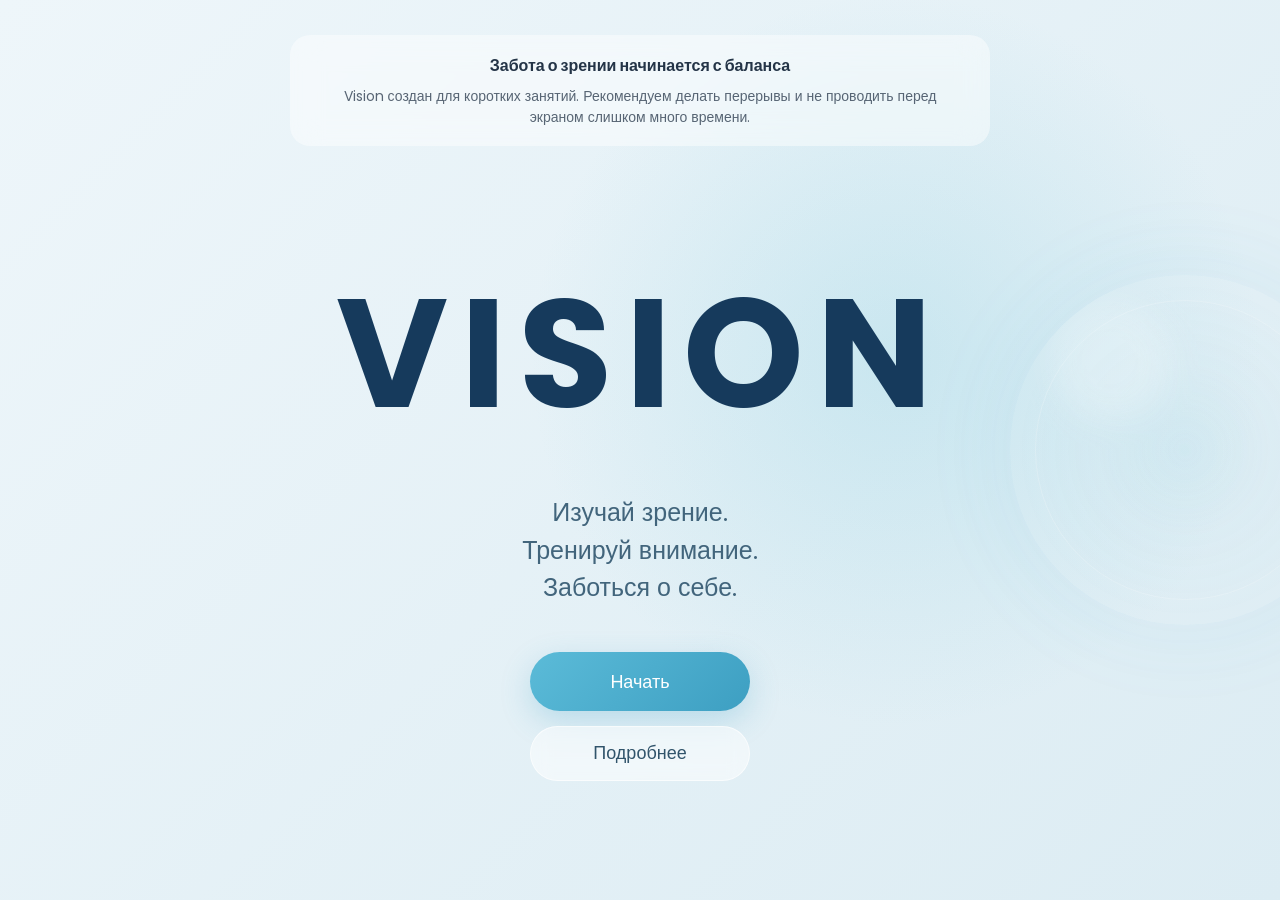
<file: index.html>
<!DOCTYPE html>
<html lang="ru">
<head>
<meta charset="UTF-8">
<meta name="viewport" content="width=device-width, initial-scale=1.0">

<title>VISION</title>

<link rel="preconnect" href="https://fonts.googleapis.com">
<link rel="preconnect" href="https://fonts.gstatic.com" crossorigin>

<link href="https://fonts.googleapis.com/css2?family=Poppins:wght@300;400;500;600;700&display=swap" rel="stylesheet">

<link rel="stylesheet" href="style.css">
</head>

<body>

<div class="background"></div>


<div class="warning">

<h3>Забота о зрении начинается с баланса</h3>

<p>
Vision создан для коротких занятий.
Рекомендуем делать перерывы и не проводить перед экраном слишком много времени.
</p>

</div>


<main class="hero">


<h1>VISION</h1>


<p class="subtitle">
Изучай зрение.<br>
Тренируй внимание.<br>
Заботься о себе.
</p>


<div class="buttons">

<a href="vision-lab.html" class="main-button">
    Начать
</a>

<button id="infoButton">
Подробнее
</button>

</div>


<div class="lens">

</div>


</main>




<div class="reminder-overlay" id="reminderOverlay">

    <div class="reminder-card">

        <h2>Пора сделать небольшой перерыв</h2>

        <p>

            Чтобы снизить нагрузку на глаза,

            посмотри вдаль, несколько раз поморгай

            и немного отдохни.

        </p>

        <button id="closeReminder">

            Продолжить

        </button>

    </div>

</<div>
<script src="script.js"></script>
</body>
		</html>
</file>
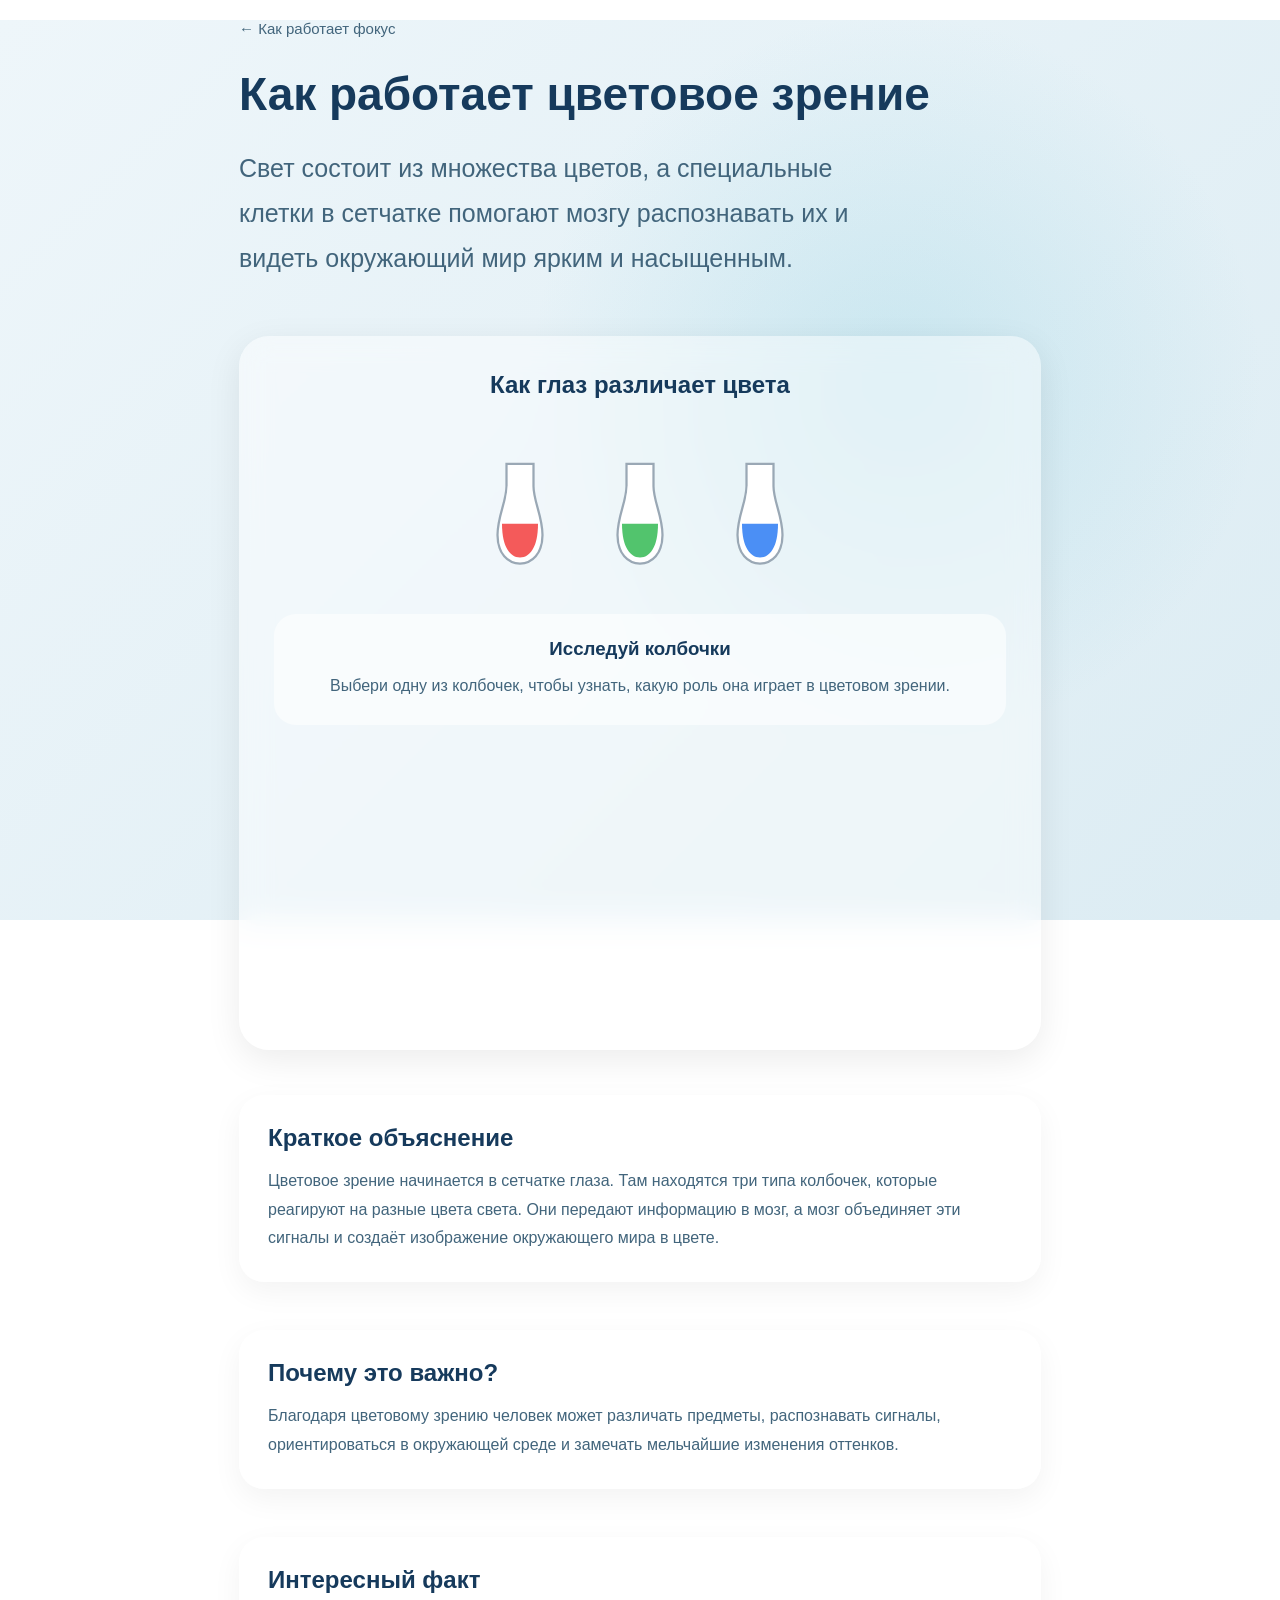
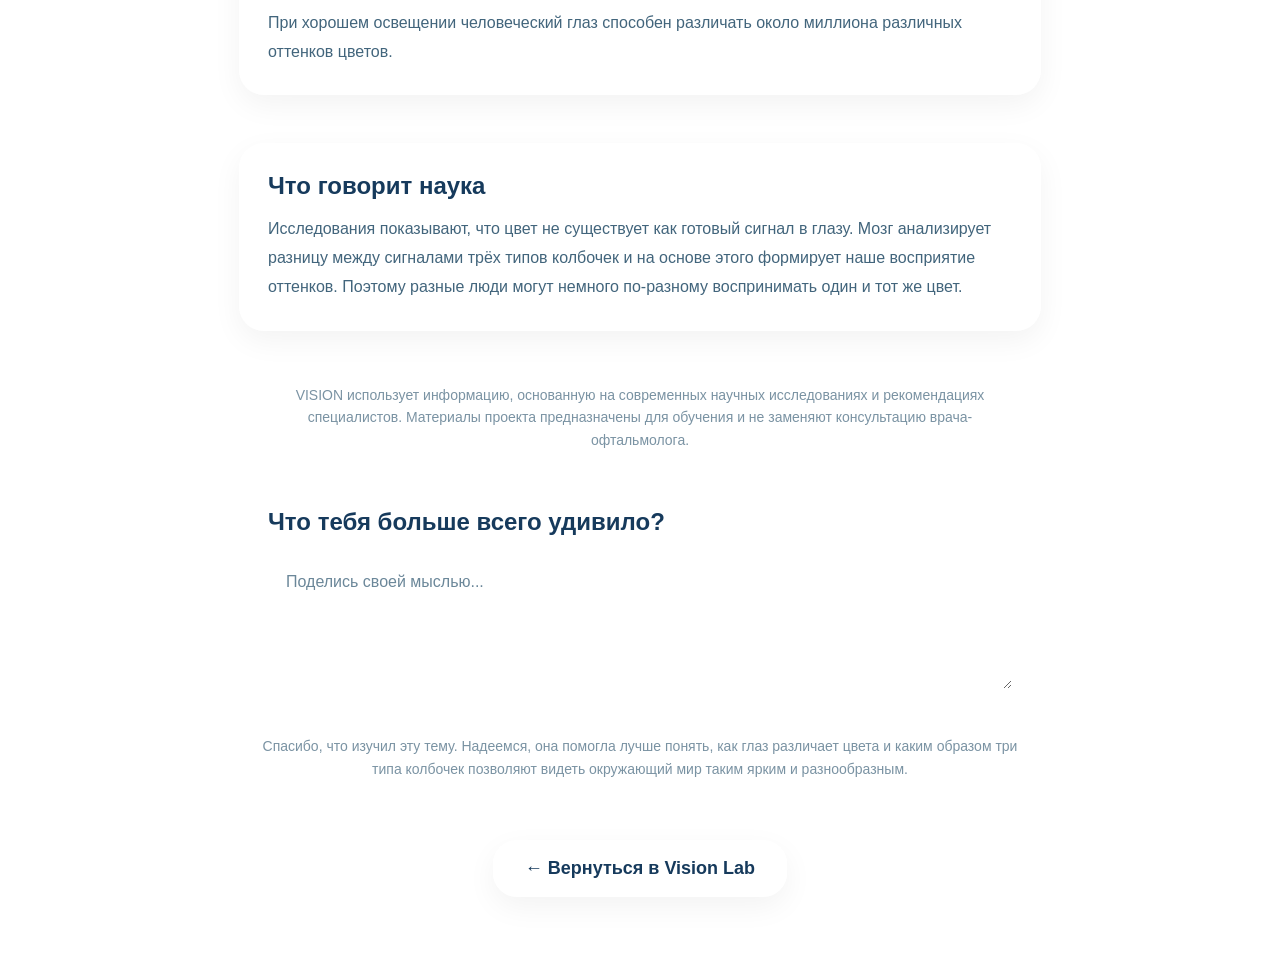
<file: color.html>
<!DOCTYPE html>
<html lang="ru">

<head>

    <meta charset="UTF-8">
    <meta name="viewport" content="width=device-width, initial-scale=1.0">

    <title>Цветовое зрение | VISION</title>

    <link rel="stylesheet" href="style.css">

</head>

<body>

<div class="background"></div>

<main class="article-page">

   <a href="focus.html" class="back-button">
    ← Как работает фокус
</a>
    <section class="article-header">

        <h1>Как работает цветовое зрение</h1>

        <p class="subtitle">
            Свет состоит из множества цветов, а специальные клетки
            в сетчатке помогают мозгу распознавать их и видеть
            окружающий мир ярким и насыщенным.
        </p>

    </section>

    <section class="color-card">

        <h2>Как глаз различает цвета</h2>

<div class="color-cones">

<div class="cone red-cone"
data-title="L-колбочки — красный диапазон"
data-text="Эти колбочки лучше всего реагируют на длинные световые волны. Благодаря им мы воспринимаем красные и близкие к ним оттенки.">

        <svg viewBox="0 0 120 170" class="cone-svg">

            <path d="M42 25 L42 55 C42 75 30 95 30 120 C30 145 44 158 60 158 C76 158 90 145 90 120 C90 95 78 75 78 55 L78 25 Z"
                  fill="#ffffff"
                  stroke="#9aa8b5"
                  stroke-width="3"/>

            <path d="M36 105 C36 138 48 150 60 150 C72 150 84 138 84 105 Z"
                  fill="#f45a5a"/>

            <path d="M49 42 C44 58 42 78 44 102"
                  fill="none"
                  stroke="white"
                  stroke-width="4"
                  stroke-linecap="round"
                  opacity=".75"/>

        </svg>

    </div>

    <div class="cone green-cone"
data-title="M-колбочки — зелёный диапазон"
data-text="Эти колбочки чувствительны к средним длинам волн. Они помогают мозгу создавать ощущение зелёных оттенков.">

        <svg viewBox="0 0 120 170" class="cone-svg">

            <path d="M42 25 L42 55 C42 75 30 95 30 120 C30 145 44 158 60 158 C76 158 90 145 90 120 C90 95 78 75 78 55 L78 25 Z"
                  fill="#ffffff"
                  stroke="#9aa8b5"
                  stroke-width="3"/>

            <path d="M36 105 C36 138 48 150 60 150 C72 150 84 138 84 105 Z"
                  fill="#52c46d"/>

            <path d="M49 42 C44 58 42 78 44 102"
                  fill="none"
                  stroke="white"
                  stroke-width="4"
                  stroke-linecap="round"
                  opacity=".75"/>

        </svg>

    </div>

    <div class="cone blue-cone"
data-title="S-колбочки — синий диапазон"
data-text="Эти колбочки воспринимают короткие световые волны и помогают видеть синие и фиолетовые оттенки.">

        <svg viewBox="0 0 120 170" class="cone-svg">

            <path d="M42 25 L42 55 C42 75 30 95 30 120 C30 145 44 158 60 158 C76 158 90 145 90 120 C90 95 78 75 78 55 L78 25 Z"
                  fill="#ffffff"
                  stroke="#9aa8b5"
                  stroke-width="3"/>

            <path d="M36 105 C36 138 48 150 60 150 C72 150 84 138 84 105 Z"
                  fill="#4b8ff5"/>

            <path d="M49 42 C44 58 42 78 44 102"
                  fill="none"
                  stroke="white"
                  stroke-width="4"
                  stroke-linecap="round"
                  opacity=".75"/>

        </svg>

    </div>

</div>

</div>

        <div class="color-info">

            <h3>Исследуй колбочки</h3>

            <p>
                Выбери одну из колбочек, чтобы узнать,
                какую роль она играет в цветовом зрении.
            </p>

        </div>

<section class="brain-color-section">

    <div class="signal-animation">
    
        <svg width="130" height="130" viewBox="0 0 200 160" xmlns="http://www.w3.org/2000/svg">

    <!-- внешний силуэт мозга -->
    <path d="
    M98 18
    C82 10 65 16 58 27
    C42 24 30 38 34 54
    C20 65 28 84 42 88
    C38 105 54 119 70 115
    C82 132 98 128 100 140
    C102 128 118 132 130 115
    C146 119 162 105 158 88
    C172 84 180 65 166 54
    C170 38 158 24 142 27
    C135 16 118 10 102 18
    Z"
    fill="#e6f8ff"
    fill-opacity="0.65"
    stroke="#4ba8c8"
    stroke-width="3.5"
    stroke-linejoin="round"/>


    <!-- разделение полушарий -->
    <path d="
    M100 22
    C96 55 103 95 100 138"
    fill="none"
    stroke="#4ba8c8"
    stroke-width="2.5"
    stroke-linecap="round"/>


    <!-- левые извилины -->
    <path d="
    M62 45
    C75 38 82 52 70 60
    C58 68 75 78 82 70"
    fill="none"
    stroke="#4ba8c8"
    stroke-width="3"
    stroke-linecap="round"/>


    <path d="
    M48 72
    C60 65 70 78 62 88
    C58 94 72 98 78 92"
    fill="none"
    stroke="#4ba8c8"
    stroke-width="3"
    stroke-linecap="round"/>


    <!-- правые извилины -->
    <path d="
    M138 45
    C125 38 118 52 130 60
    C142 68 125 78 118 70"
    fill="none"
    stroke="#4ba8c8"
    stroke-width="3"
    stroke-linecap="round"/>


    <path d="
    M152 72
    C140 65 130 78 138 88
    C142 94 128 98 122 92"
    fill="none"
    stroke="#4ba8c8"
    stroke-width="3"
    stroke-linecap="round"/>


</svg>
        </div>

    </div>


    <div class="brain-text">

        <h2>Как мозг создаёт цвет?</h2>

        <p>
            Колбочки не создают цвет сами. Они только отправляют
            информацию о разных длинах волн света в мозг.
            Затем мозг объединяет эти сигналы и создаёт ощущение
            миллионов оттенков, которые мы видим вокруг.
        </p>

    </div>

</section>

    </section>

    <section class="info-grid">

        <div class="info-card">

            <h2>Краткое объяснение</h2>

            <p>
                Цветовое зрение начинается в сетчатке глаза. Там находятся три типа колбочек, которые реагируют на разные цвета света. Они передают информацию в мозг, а мозг объединяет эти сигналы и создаёт изображение окружающего мира в цвете.
            </p>

        </div>

        <div class="info-card">

            <h2>Почему это важно?</h2>

            <p>
                Благодаря цветовому зрению человек может различать предметы,
                распознавать сигналы, ориентироваться в окружающей среде
                и замечать мельчайшие изменения оттенков.
            </p>

        </div>

        <div class="fact-card">

            <h2>Интересный факт</h2>

            <p>
                При хорошем освещении человеческий глаз способен различать
                около миллиона различных оттенков цветов.
            </p>

        </div>

        <div class="science-card">

            <h2>Что говорит наука</h2>

            <p>
                Исследования показывают, что цвет не существует как готовый сигнал в глазу. Мозг анализирует разницу между сигналами трёх типов колбочек и на основе этого формирует наше восприятие оттенков. Поэтому разные люди могут немного по-разному воспринимать один и тот же цвет.
            </p>

        </div>

    </section>

    <p class="science-note">
        VISION использует информацию, основанную на современных научных
        исследованиях и рекомендациях специалистов. Материалы проекта
        предназначены для обучения и не заменяют консультацию врача-офтальмолога.
    </p>

<section class="thought-box">

    <h2>Что тебя больше всего удивило?</h2>

 <textarea class="thought-input" placeholder="Поделись своей мыслью..." rows="4"></textarea>

</section>

   <p class="science-note">
    Спасибо, что изучил эту тему. Надеемся, она помогла лучше понять,
    как глаз различает цвета и каким образом три типа колбочек позволяют
    видеть окружающий мир таким ярким и разнообразным.
</p>

<section class="next-topic">

    <a href="vision-lab.html">
        ← Вернуться в Vision Lab
    </a>

</section>

</main>




<div class="reminder-overlay" id="reminderOverlay">

    <div class="reminder-card">

        <h2>Пора сделать небольшой перерыв</h2>

        <p>

            Чтобы снизить нагрузку на глаза,

            посмотри вдаль, несколько раз поморгай

            и немного отдохни.

        </p>

        <button id="closeReminder">

            Продолжить

        </button>

    </div>

</div>
<script src="script.js"></script>

</body>

</html>
</file>
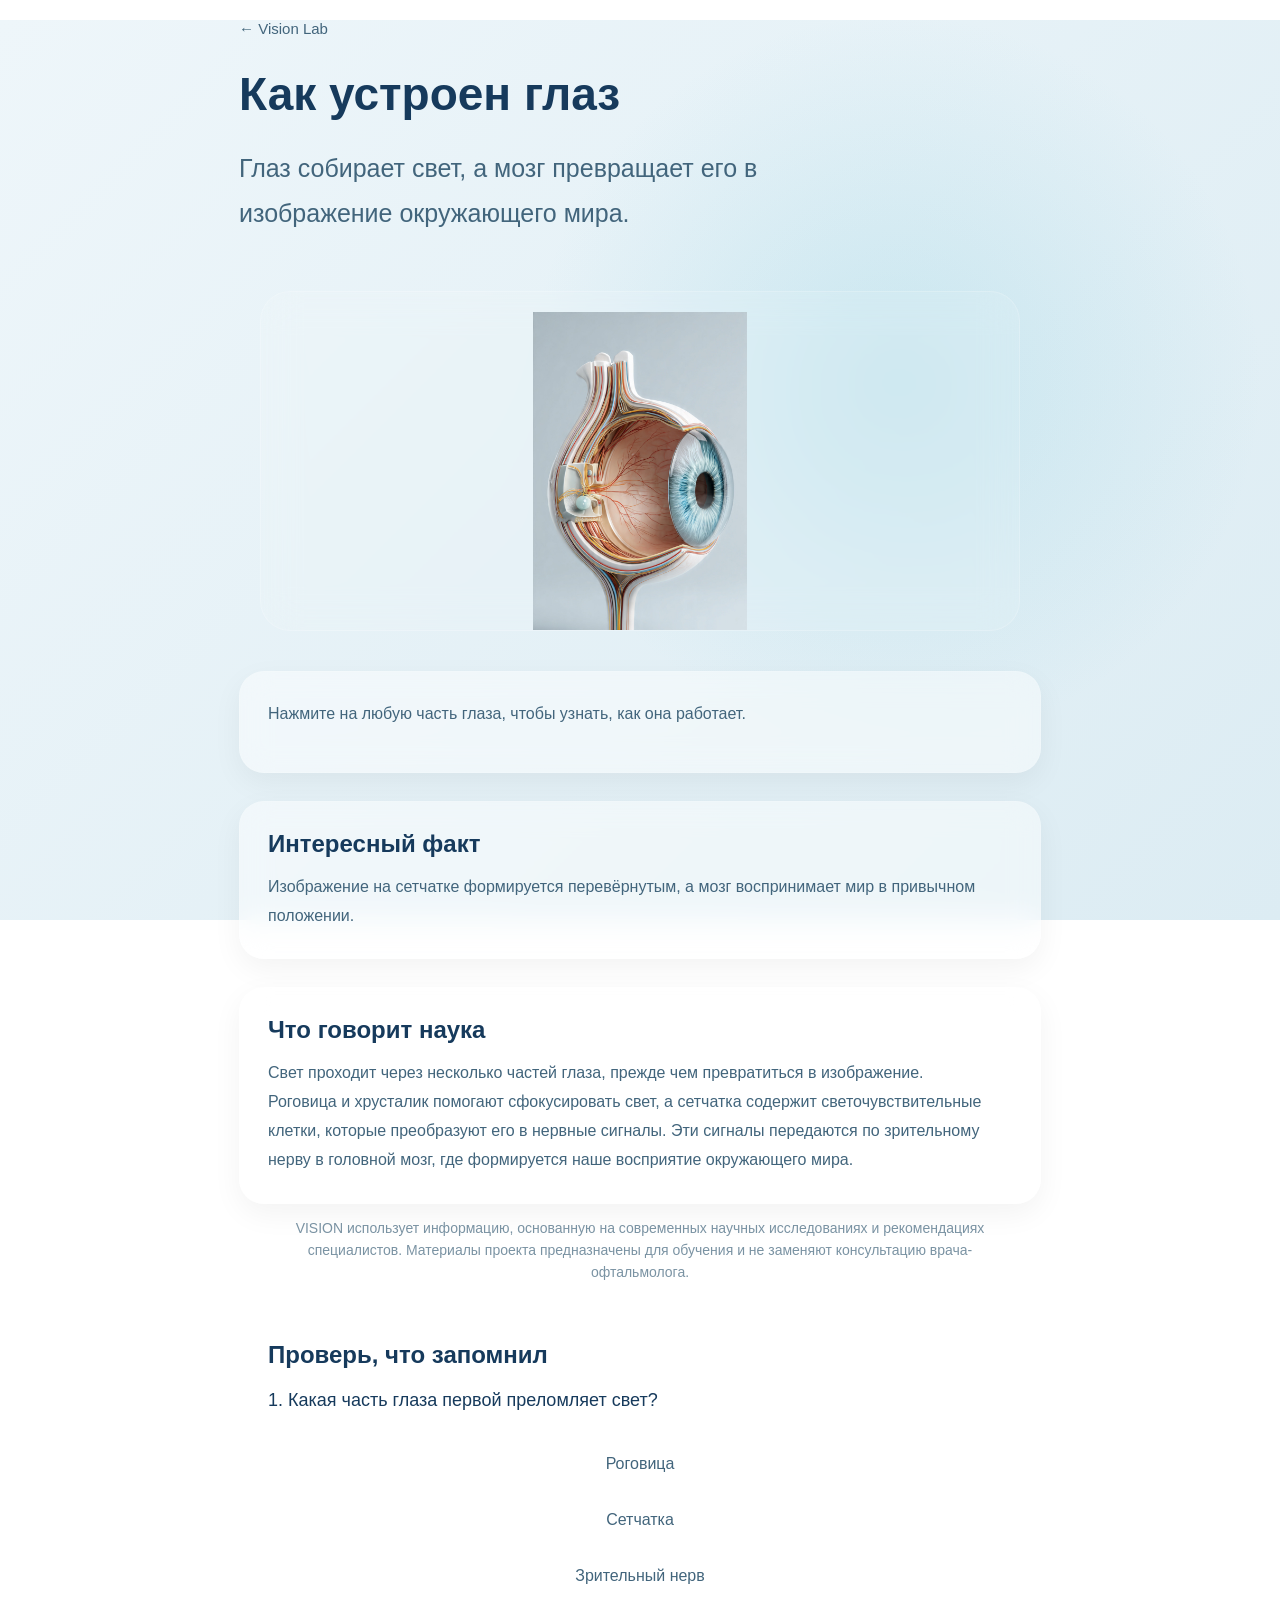
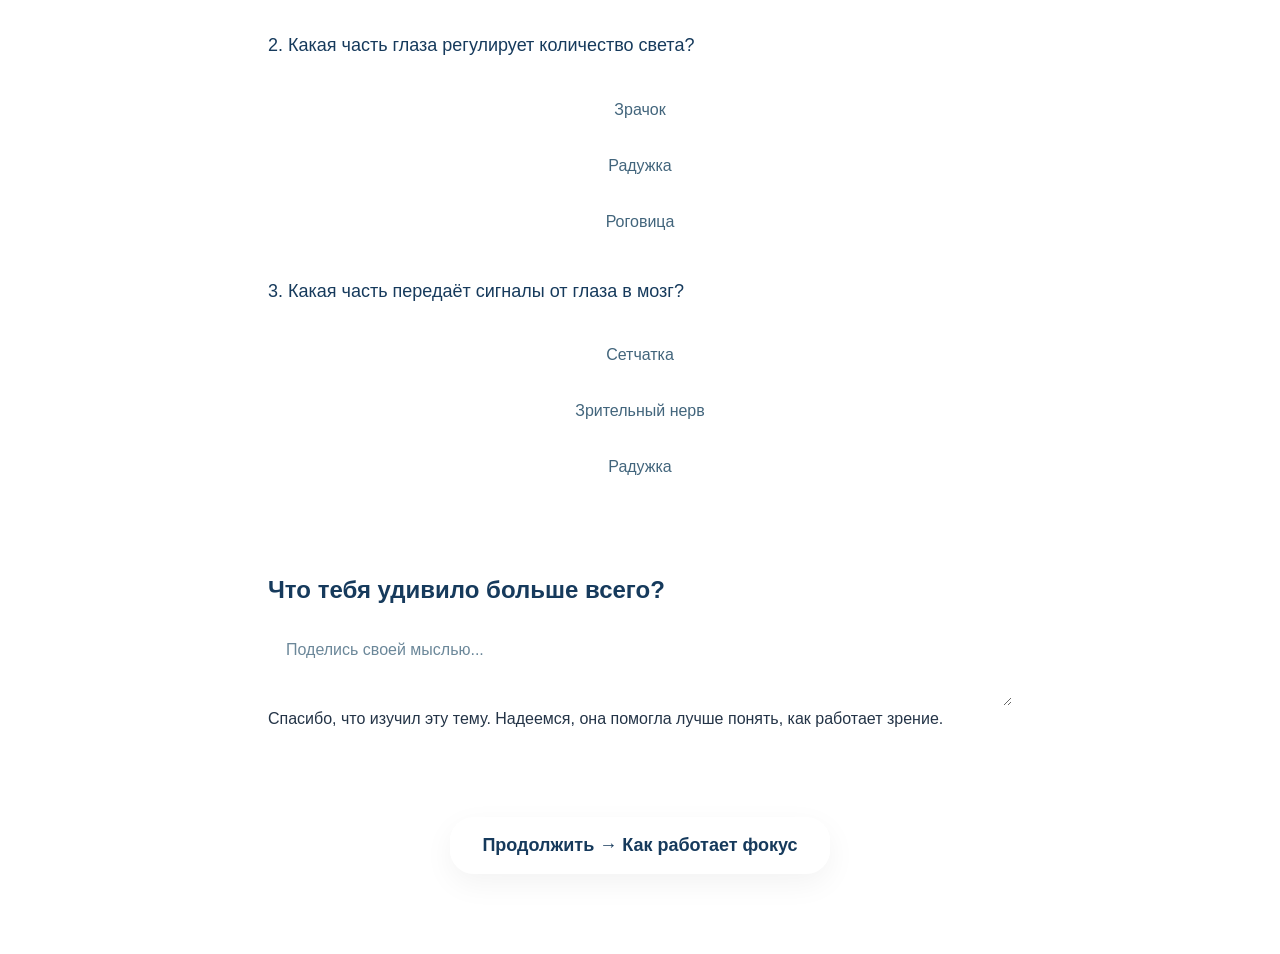
<file: eye-structure.html>
<!DOCTYPE html>
<html lang="ru">
<head>
<meta charset="UTF-8">
<meta name="viewport" content="width=device-width, initial-scale=1.0">
<title>Как устроен глаз | Vision</title>
<link rel="stylesheet" href="style.css">
</head>
<body>
<div class="background"></div>
<main class="article-page">
<a href="vision-lab.html" class="back-button">
← Vision Lab
</a>
<h1>Как устроен глаз</h1>
<p class="subtitle">
Глаз собирает свет, а мозг превращает его в изображение окружающего мира.
</p>
<section class="eye-diagram">
<div class="eye-image">
<div class="eye-model">
<img src="IMG_9111.jpg" class="eye-photo" alt="Строение глаза">
<div class="hotspot front-eye"></div>
<div class="hotspot back-eye"></div>
</div>
</div>
</section>
<section class="info-card">
<p class="hint">
Нажмите на любую часть глаза, чтобы узнать, как она работает.
</p>
<h2 id="partTitle"></h2>
<p id="partText"></p>
</section>
<section class="fact-card">
<h2>Интересный факт</h2>
<p>
Изображение на сетчатке формируется перевёрнутым, а мозг воспринимает мир в привычном положении.
</p>
</section>
<section class="science-card">

<h2>Что говорит наука</h2>

<p>
Свет проходит через несколько частей глаза, прежде чем превратиться в изображение.
</p>

<p>
Роговица и хрусталик помогают сфокусировать свет, а сетчатка содержит светочувствительные клетки, которые преобразуют его в нервные сигналы. Эти сигналы передаются по зрительному нерву в головной мозг, где формируется наше восприятие окружающего мира.
</p>

</section>


<p class="science-note">

VISION использует информацию, основанную на современных научных исследованиях и рекомендациях специалистов. Материалы проекта предназначены для обучения и не заменяют консультацию врача-офтальмолога.

</p>
<section class="memory-check">

<h2>Проверь, что запомнил</h2>


<div class="quiz">


<div class="question">

<p>1. Какая часть глаза первой преломляет свет?</p>

<button onclick="checkAnswer(this, true)">
Роговица
</button>

<button onclick="checkAnswer(this, false)">
Сетчатка
</button>

<button onclick="checkAnswer(this, false)">
Зрительный нерв
</button>

</div>



<div class="question">

<p>2. Какая часть глаза регулирует количество света?</p>

<button onclick="checkAnswer(this, false)">
Зрачок
</button>

<button onclick="checkAnswer(this, true)">
Радужка
</button>

<button onclick="checkAnswer(this, false)">
Роговица
</button>

</div>



<div class="question">

<p>3. Какая часть передаёт сигналы от глаза в мозг?</p>

<button onclick="checkAnswer(this, false)">
Сетчатка
</button>

<button onclick="checkAnswer(this, true)">
Зрительный нерв
</button>

<button onclick="checkAnswer(this, false)">
Радужка
</button>

</div>


</div>


</section>
<section class="thought-box">
<h2>Что тебя удивило больше всего?</h2>
<textarea placeholder="Поделись своей мыслью..."></textarea>
<p class="thanks">
Спасибо, что изучил эту тему.
Надеемся, она помогла лучше понять, как работает зрение.
</p>
</section>
<section class="next-topic">
<a href="focus.html">
Продолжить →
Как работает фокус
</a>
</section>
</main>



<div class="reminder-overlay" id="reminderOverlay">

    <div class="reminder-card">

        <h2>Пора сделать небольшой перерыв</h2>

        <p>

            Чтобы снизить нагрузку на глаза,

            посмотри вдаль, несколько раз поморгай

            и немного отдохни.

        </p>

        <button id="closeReminder">

            Продолжить

        </button>

    </div>

</<div>
<script src="script.js"></script>
</body>
</html>
</file>
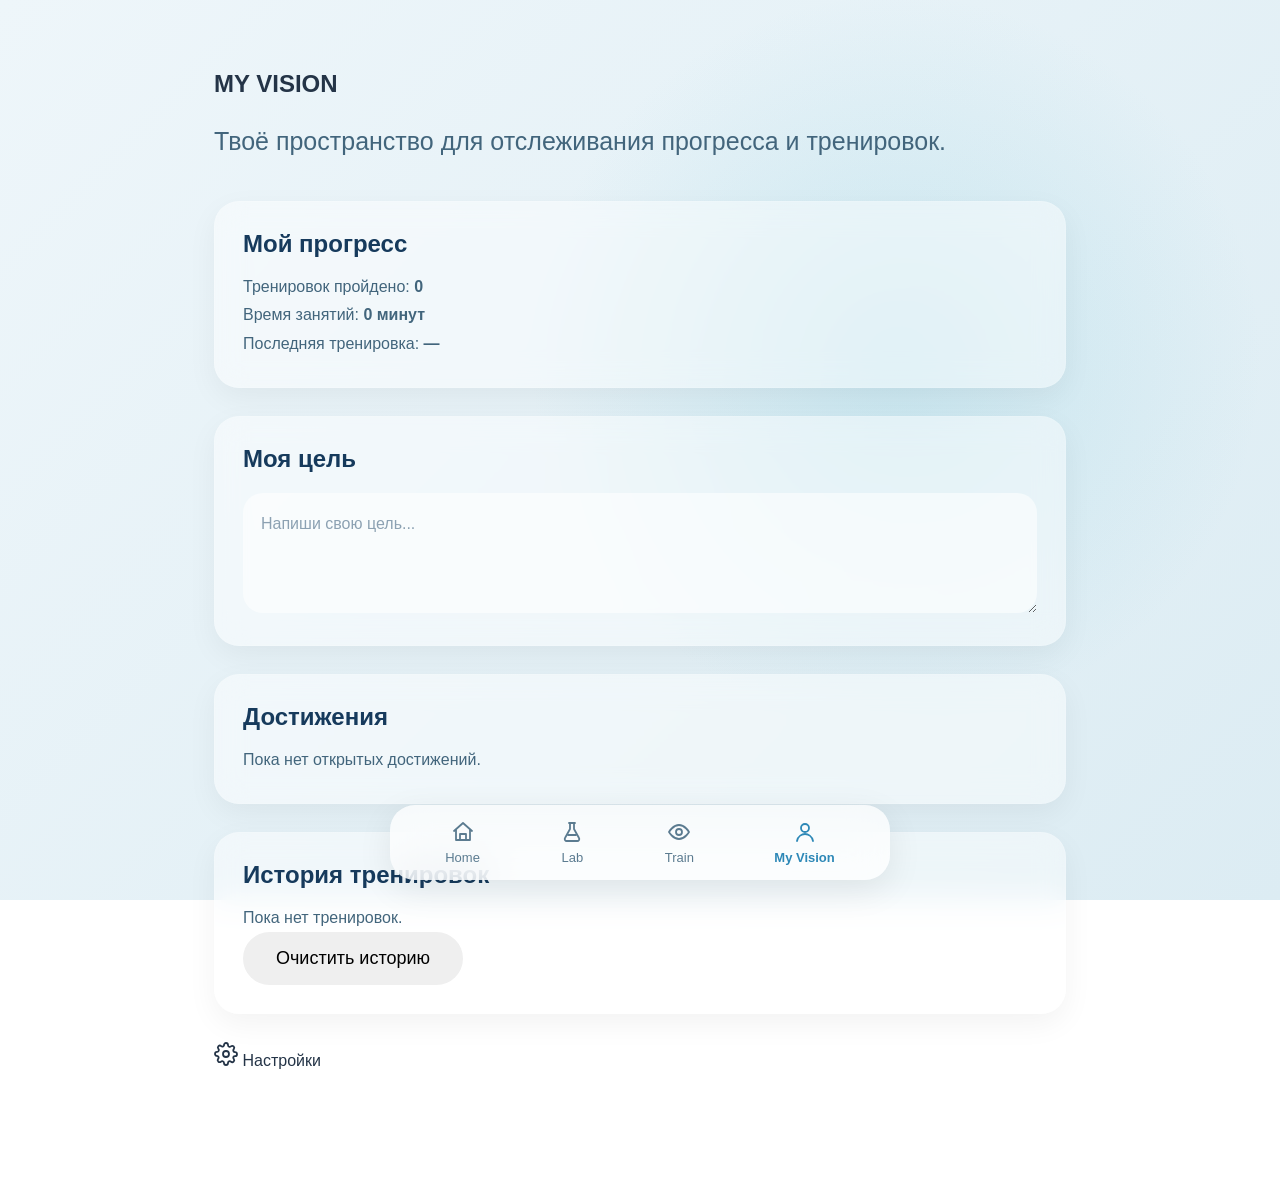
<file: profile.html>
<!DOCTYPE html>
<html lang="ru">
	<head>
		<meta charset="UTF-8" />
		<meta name="viewport" content="width=device-width, initial-scale=1.0" />

		<title>My Vision | VISION</title>

		<link rel="stylesheet" href="style.css" />
	</head>

	<body>
		<div class="background"></div>

		<main class="page">
			<section class="article-header">
				<h1>MY VISION</h1>

				<p class="subtitle">
					Твоё пространство для отслеживания прогресса и тренировок.
				</p>
			</section>

			<!-- ПРОГРЕСС -->

			<section class="info-card">
				<h2>Мой прогресс</h2>

				<p>
    Тренировок пройдено:
    <strong id="totalTrainings">0</strong>
</p>

<p>
    Время занятий:
    <strong id="totalMinutes">0 минут</strong>
</p>

<p>
    Последняя тренировка:
    <strong id="lastTraining">—</strong>
</p>
			</section>

			<!-- ЦЕЛЬ -->

			<section class="info-card">
				<h2>Моя цель</h2>

				<div class="goal-wrapper">
					<textarea
						class="goal-input"
						placeholder="Напиши свою цель..."
					></textarea>
				</div>
			</section>

<!-- ДОСТИЖЕНИЯ -->

<section class="info-card">

    <h2>
        Достижения
    </h2>


    <div id="achievements">

        <p>
            Пока нет открытых достижений.
        </p>

    </div>


</section>

			<!-- ИСТОРИЯ -->

<section class="info-card">

    <h2>История тренировок</h2>

    <div id="trainingHistory">

        <p>
            Пока нет тренировок.
        </p>

    </div>


    <button id="clearHistory">
        Очистить историю
    </button>


</section>

			<!-- НАСТРОЙКИ -->

			<div class="profile-settings">
				<svg class="nav-icon" viewBox="0 0 24 24">
					<circle cx="12" cy="12" r="3" />

					<path
						d="M19.4 15a1.7 1.7 0 0 0 .3 1.9l.1.1a2 2 0 0 1-2.8 2.8l-.1-.1a1.7 1.7 0 0 0-1.9-.3 1.7 1.7 0 0 0-1 1.6V21a2 2 0 0 1-4 0v-.1a1.7 1.7 0 0 0-1.1-1.6 1.7 1.7 0 0 0-1.9.3l-.1.1a2 2 0 0 1-2.8-2.8l.1-.1a1.7 1.7 0 0 0 .3-1.9 1.7 1.7 0 0 0-1.6-1H3a2 2 0 0 1 0-4h.1a1.7 1.7 0 0 0 1.6-1.1 1.7 1.7 0 0 0-.3-1.9l-.1-.1a2 2 0 0 1 2.8-2.8l.1.1a1.7 1.7 0 0 0 1.9.3h.1A1.7 1.7 0 0 0 10 3.5V3a2 2 0 0 1 4 0v.1a1.7 1.7 0 0 0 1 1.6 1.7 1.7 0 0 0 1.9-.3l.1-.1a2 2 0 0 1 2.8 2.8l-.1.1a1.7 1.7 0 0 0-.3 1.9v.1a1.7 1.7 0 0 0 1.6 1H21a2 2 0 0 1 0 4h-.1a1.7 1.7 0 0 0-1.5.8z"
					/>
				</svg>

				<span> Настройки </span>
			</div>
			<div class="settings-panel" id="settingsPanel">

    <h2>Настройки</h2>

    <div class="setting-item">

    <h3>Размер текста</h3>

  <button id="normalText">
    Обычный
</button>

<button id="largeText">
    Большой
</button>

</div>


<div class="setting-item">

    <h3>Тема</h3>

  <button id="lightTheme">
    Светлая
</button>

<button id="darkTheme">
    Тёмная
</button>

</div>


<div class="setting-item">

    <h3>Напоминания</h3>

    <button id="remindersOn">
        Включено
    </button>

    <button id="remindersOff">
        Отключено
    </button>

</div>


		</main>

<nav class="bottom-nav">

<a href="index.html">

<svg class="nav-icon" viewBox="0 0 24 24">
    <path d="M3 11L12 3l9 8"/>
    <path d="M5 10v10h14V10"/>
    <path d="M9 20v-6h6v6"/>
</svg>

<span>Home</span>

</a>


<a href="vision-lab.html">

<svg class="nav-icon" viewBox="0 0 24 24">
    <path d="M9 3h6"/>
    <path d="M10 3v6l-5 9a2 2 0 0 0 2 3h10a2 2 0 0 0 2-3l-5-9V3"/>
    <path d="M8 15h8"/>
</svg>

<span>Lab</span>

</a>


<a href="training.html">

<svg class="nav-icon" viewBox="0 0 24 24">
    <path d="M2 12s4-7 10-7 10 7 10 7-4 7-10 7S2 12 2 12"/>
    <circle cx="12" cy="12" r="3"/>
</svg>

<span>Train</span>

</a>


<a href="profile.html" class="active">

<svg class="nav-icon" viewBox="0 0 24 24">
    <circle cx="12" cy="8" r="4"/>
    <path d="M4 21c1-5 5-7 8-7s7 2 8 7"/>
</svg>

<span>My Vision</span>

</a>

</nav>


</div>

		<div class="reminder-overlay" id="reminderOverlay">

    <div class="reminder-card">

        <h2>Пора сделать небольшой перерыв</h2>

        <p>
            Чтобы снизить нагрузку на глаза,
            посмотри вдаль, несколько раз поморгай
            и немного отдохни.
        </p>

        <button id="closeReminder">
            Продолжить
        </button>

    </div>

</div>
		<script src="script.js"></script>
	</body>
</html>
</file>
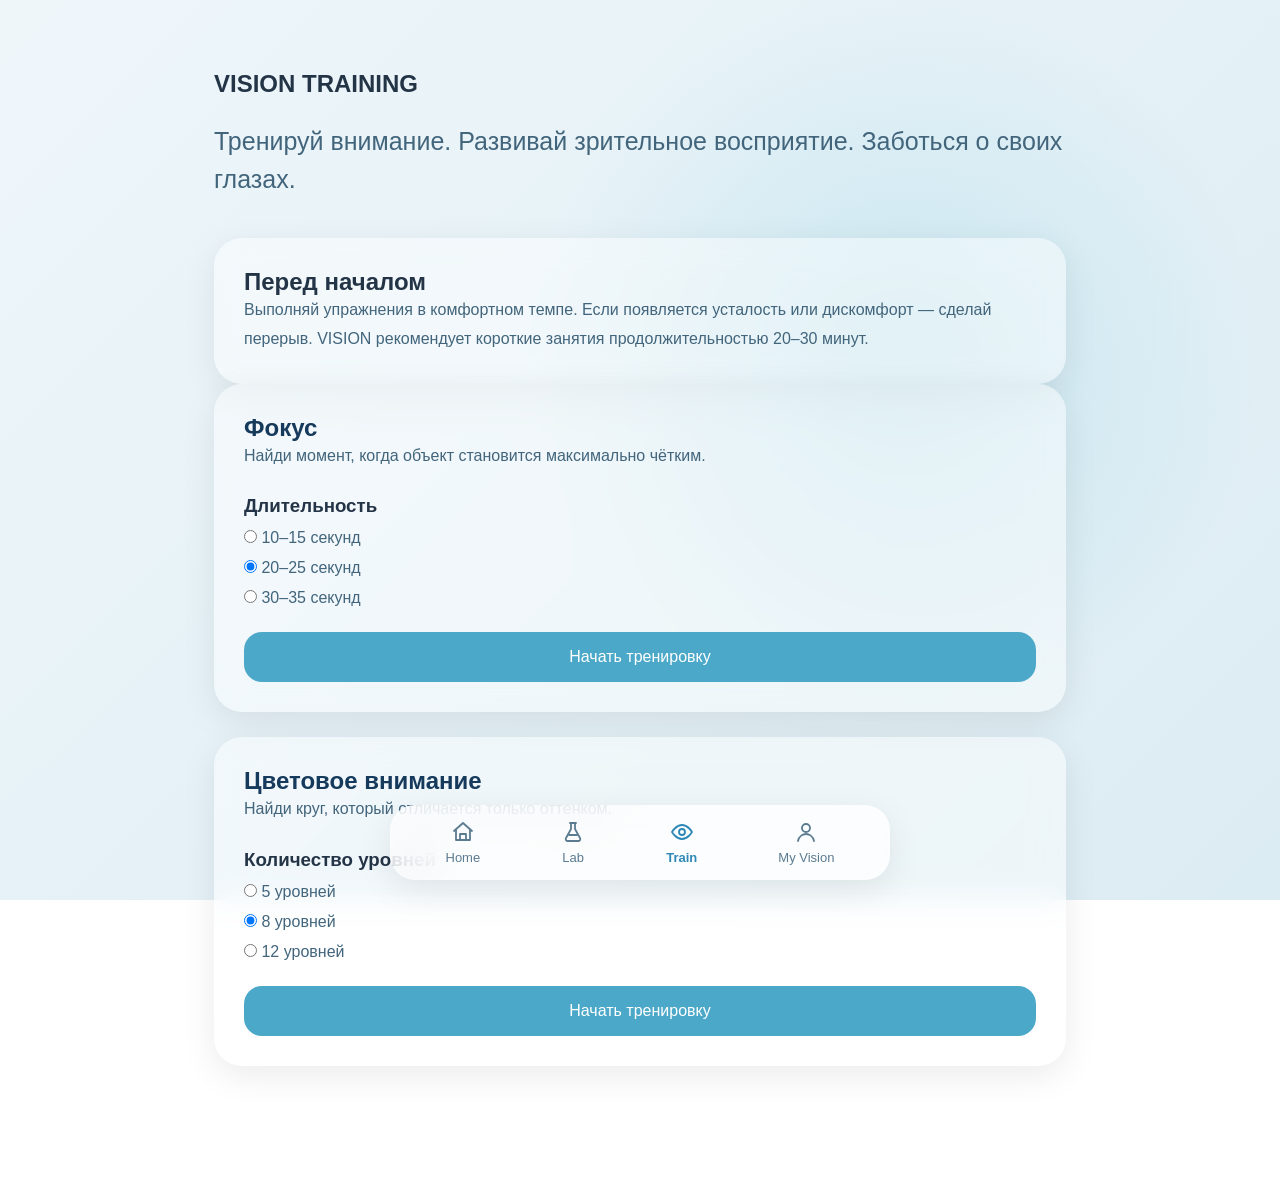
<file: training.html>
<!DOCTYPE html>
<html lang="ru">

<head>

<meta charset="UTF-8">
<meta name="viewport" content="width=device-width, initial-scale=1.0">

<title>Training | VISION</title>

<link rel="stylesheet" href="style.css">

</head>

<body>

<div class="background"></div>

<main class="page">


<section class="article-header">

<h1>VISION TRAINING</h1>

<p class="subtitle">
Тренируй внимание.
Развивай зрительное восприятие.
Заботься о своих глазах.
</p>

</section>



<section class="training-warning">

<h2>Перед началом</h2>

<p>

Выполняй упражнения
в комфортном темпе.

Если появляется усталость
или дискомфорт —
сделай перерыв.

VISION рекомендует
короткие занятия
продолжительностью
20–30 минут.

</p>

</section>




<section
class="training-list"
id="trainingList">



<!-- ===== ФОКУС ===== -->

<div class="training-card">

<h2>Фокус</h2>

<p>

Найди момент,
когда объект становится
максимально чётким.

</p>



<div class="training-settings">

<h3>Длительность</h3>


<label>

<input
type="radio"
name="focus-time"
value="10">

10–15 секунд

</label>



<label>

<input
type="radio"
name="focus-time"
value="20"
checked>

20–25 секунд

</label>



<label>

<input
type="radio"
name="focus-time"
value="30">

30–35 секунд

</label>

</div>



<button
class="start-training"
id="startFocus">

Начать тренировку

</button>

</div>






<!-- ===== ЦВЕТОВОЕ ВНИМАНИЕ ===== -->

<div class="training-card">

<h2>Цветовое внимание</h2>

<p>

Найди круг,
который отличается
только оттенком.

</p>



<div class="training-settings">

<h3>Количество уровней</h3>



<label>

<input
type="radio"
name="color-level"
value="5">

5 уровней

</label>



<label>

<input
type="radio"
name="color-level"
value="8"
checked>

8 уровней

</label>



<label>

<input
type="radio"
name="color-level"
value="12">

12 уровней

</label>


</div>



<button
class="start-training"
id="startColor">

Начать тренировку

</button>


</div>


</section>





<!-- ========================= -->
<!--       РЕЖИМ ФОКУСА        -->
<!-- ========================= -->


<section
class="focus-training"
id="focusTraining">


<div
class="prepare-stage"
id="prepareStage">


<h2>

Подготовьтесь

</h2>


<div id="countdown">

2

</div>


</div>




<div
class="exercise-stage"
id="exerciseStage">


<div class="focus-area">


<div
class="focus-target"
id="focusTarget">


<div class="focus-dot"></div>


</div>


</div>


</div>





<div
class="result-stage"
id="resultStage">


<h2>

Результат

</h2>


<p>

Точность реакции:

</p>



<div id="resultScore">

0 мс

</div>




<button
class="repeat-training"
id="repeatTraining">

Повторить

</button>



<button
class="back-training"
id="backTraining">

Вернуться

</button>



</div>


</section>







<!-- ========================= -->
<!--    ЦВЕТОВОЕ ВНИМАНИЕ      -->
<!-- ========================= -->


<section
class="color-training"
id="colorTraining">


<div
class="prepare-stage"
id="colorPrepare">


<h2>

Подготовьтесь

</h2>


<div id="colorCountdown">

3

</div>


</div>





<div
class="color-game"
id="colorGame">


<div class="color-top">


<div class="color-level">

Уровень

<span id="colorLevel">

1

</span>

</div>



<div class="color-errors">

Ошибок

<span id="colorMistakes">

0

</span>

</div>



</div>




<div
class="color-grid"
id="colorGrid">


</div>



</div>






<div
class="color-result"
id="colorResult">


<h2>

Тренировка завершена

</h2>




<p>

Уровней пройдено

</p>



<div id="colorFinished">

0

</div>




<p>

Ошибок

</p>



<div id="colorErrors">

0

</div>




<p>

Время

</p>



<div id="colorTime">

0 сек

</div>




<button
class="repeat-training"
id="repeatColor">

Повторить

</button>




<button
class="back-training"
id="backColor">

Вернуться

</button>



</div>


</section>



</main>


<nav class="bottom-nav">

<a href="index.html">

<svg class="nav-icon" viewBox="0 0 24 24">
    <path d="M3 11L12 3l9 8"/>
    <path d="M5 10v10h14V10"/>
    <path d="M9 20v-6h6v6"/>
</svg>

<span>Home</span>

</a>


<a href="vision-lab.html">

<svg class="nav-icon" viewBox="0 0 24 24">

    <path d="M9 3h6"/>
    <path d="M10 3v6l-5 9a2 2 0 0 0 2 3h10a2 2 0 0 0 2-3l-5-9V3"/>
    <path d="M8 15h8"/>

</svg>

<span>Lab</span>

</a>




<a href="training.html" class="active">

<svg class="nav-icon" viewBox="0 0 24 24">

    <path d="M2 12s4-7 10-7 10 7 10 7-4 7-10 7S2 12 2 12"/>
    <circle cx="12" cy="12" r="3"/>

</svg>

<span>Train</span>

</a>



<a href="profile.html">

<svg class="nav-icon" viewBox="0 0 24 24">

    <circle cx="12" cy="8" r="4"/>
    <path d="M4 21c1-5 5-7 8-7s7 2 8 7"/>

</svg>

<span>My Vision</span>

</a>

</nav>




<div class="reminder-overlay" id="reminderOverlay">

    <div class="reminder-card">

        <h2>Пора сделать небольшой перерыв</h2>

        <p>

            Чтобы снизить нагрузку на глаза,

            посмотри вдаль, несколько раз поморгай

            и немного отдохни.

        </p>

        <button id="closeReminder">

            Продолжить

        </button>

    </div>

</div>
<script src="script.js"></script>
</body>

</html>
</file>
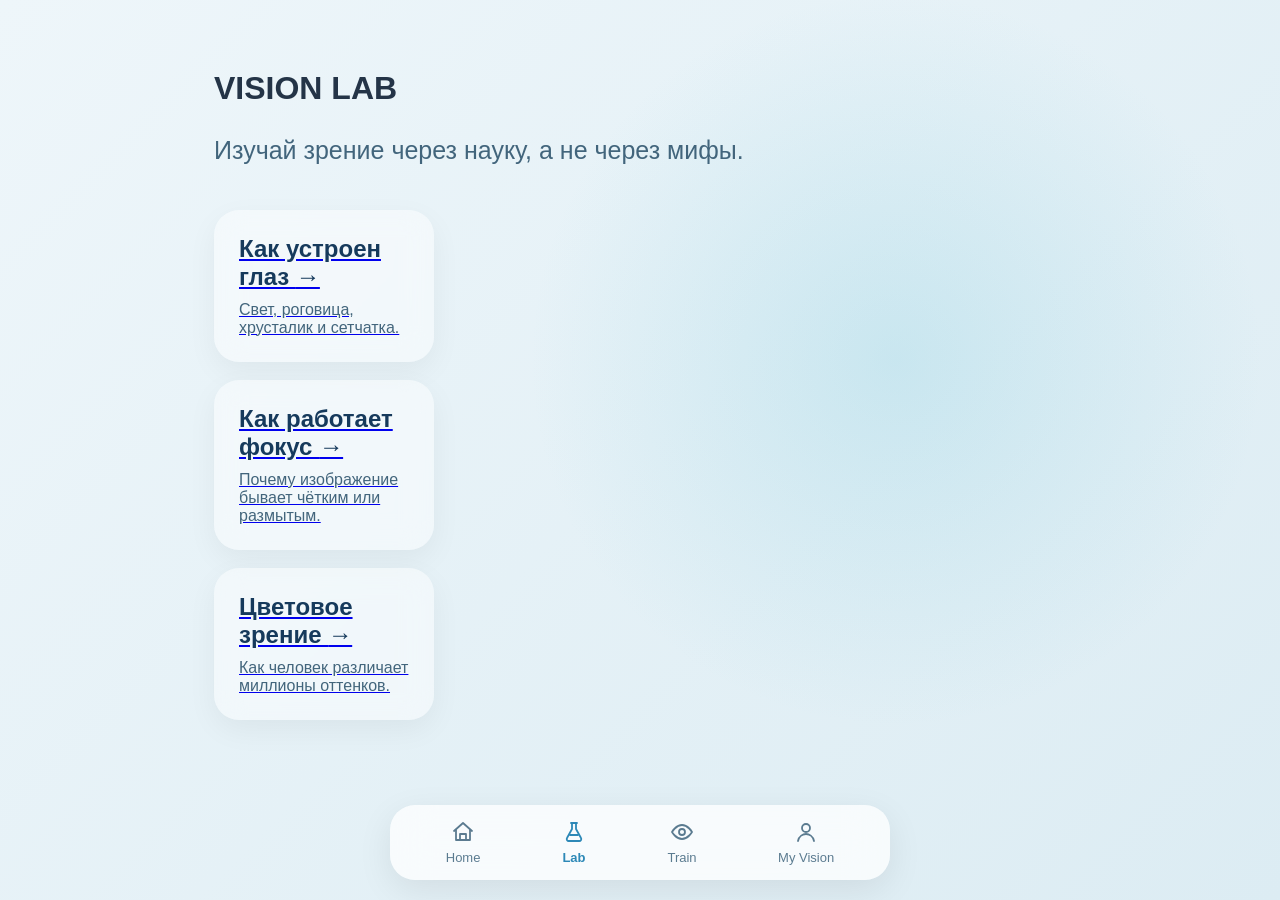
<file: vision-lab.html>
<!DOCTYPE html>
<html lang="ru">

<head>

<meta charset="UTF-8">

<meta name="viewport" content="width=device-width, initial-scale=1.0">

<title>Vision Lab</title>

<link rel="stylesheet" href="style.css">

</head>


<body>

<div class="background"></div>


<main class="page">


<h1>
VISION LAB
</h1>


<p class="subtitle">

Изучай зрение через науку,
а не через мифы.

</p>




<div class="lab-cards">

<a href="eye-structure.html" class="lab-card">

<h2>Как устроен глаз <span>→</span></h2>

<p>Свет, роговица, хрусталик и сетчатка.</p>

</a>


<a href="focus.html" class="lab-card">

<h2>Как работает фокус <span>→</span></h2>

<p>Почему изображение бывает чётким или размытым.</p>

</a>


<a href="color.html" class="lab-card">

<h2>Цветовое зрение <span>→</span></h2>

<p>Как человек различает миллионы оттенков.</p>

</a>

</div>




</main>

<nav class="bottom-nav">

<a href="index.html">

<svg class="nav-icon" viewBox="0 0 24 24">
    <path d="M3 11L12 3l9 8"/>
    <path d="M5 10v10h14V10"/>
    <path d="M9 20v-6h6v6"/>
</svg>

<span>Home</span>

</a>


<a href="vision-lab.html" class="active">

<svg class="nav-icon" viewBox="0 0 24 24">

    <path d="M9 3h6"/>

    <path d="M10 3v6l-5 9a2 2 0 0 0 2 3h10a2 2 0 0 0 2-3l-5-9V3"/>

    <path d="M8 15h8"/>

</svg>

<span>Lab</span>

</a>





<a href="training.html">

<svg class="nav-icon" viewBox="0 0 24 24">
    <path d="M2 12s4-7 10-7 10 7 10 7-4 7-10 7S2 12 2 12"/>
    <circle cx="12" cy="12" r="3"/>
</svg>

<span>Train</span>

</a>


<a href="profile.html">

<svg class="nav-icon" viewBox="0 0 24 24">
    <circle cx="12" cy="8" r="4"/>
    <path d="M4 21c1-5 5-7 8-7s7 2 8 7"/>
</svg>

<span>My Vision</span>

</a>

</nav>



<div class="reminder-overlay" id="reminderOverlay">

    <div class="reminder-card">

        <h2>Пора сделать небольшой перерыв</h2>

        <p>

            Чтобы снизить нагрузку на глаза,

            посмотри вдаль, несколько раз поморгай

            и немного отдохни.

        </p>

        <button id="closeReminder">

            Продолжить

        </button>

    </div>

</<div>
<script src="script.js"></script>
</body>

</html>
</file>
<file: style.css>
* {
    margin: 0;
    padding: 0;
    box-sizing: border-box;
}

body {
    font-family: 'Poppins', sans-serif;
    min-height: 100vh;
    overflow-x: hidden;
overflow-y: auto;
    color: #243447;
}

/* Спокойный фон Vision */
.background {
    position: fixed;
    width: 100%;
    height: 100%;
    background:
        radial-gradient(circle at 70% 40%, rgba(120, 200, 220, 0.25), transparent 35%),
        linear-gradient(135deg, #eef6fa, #dcecf3);

    z-index: -1;
}


/* Верхнее предупреждение */
.warning {
    position: absolute;
    top: 35px;
    left: 50%;
    transform: translateX(-50%);
    
    width: 90%;
    max-width: 700px;

    padding: 18px 25px;

    background: rgba(255,255,255,0.45);
    backdrop-filter: blur(15px);

    border-radius: 20px;

    text-align: center;

    animation: warningAppear 1.5s ease;
}


.warning h3 {
    font-size: 16px;
}

.warning p {
    font-size: 13px;
}


.warning p {
    margin-top: 8px;
    font-size: 14px;
    opacity: 0.75;
}



/* Главный экран */
.hero {
    height: 100vh;

    display: flex;
    flex-direction: column;

    justify-content: center;
    align-items: center;

    text-align: center;

    padding-top: 120px;
}



.hero h1 {

    font-size: clamp(70px, 12vw, 160px);

    letter-spacing: 12px;

    font-weight: 700;

    color: #163a5c;

    animation: visionFocus 2s ease;

}



.subtitle {

    margin-top: 25px;

    font-size: 25px;

    line-height: 1.5;

    color: #42657c;

    animation: appear 2s ease;

}



/* Кнопки */

.buttons {

    margin-top: 45px;

    display: flex;

    flex-direction: column;

    gap: 15px;

}



button {

    width: 220px;

    padding: 16px;

    border-radius: 40px;

    border: none;

    font-size: 18px;

    cursor: pointer;

    transition: 0.3s;

}



#startButton {

    background: #4ba8c8;

    color: white;

}



#infoButton {

    background: rgba(255,255,255,0.5);

    color: #31546b;

}



button:hover {

    transform: translateY(-3px);

}



/* Линза */

.lens {
    position: absolute;
    right: -80px;
    top: 50%;
    width: 350px;
    height: 350px;
    transform: translateY(-50%);
    border-radius: 50%;

    background:
        radial-gradient(
            circle,
            rgba(120,200,220,0.18),
            rgba(120,200,220,0.05),
            transparent 70%
        );

    box-shadow:
        0 0 100px rgba(80,180,220,0.15);

    opacity: 0.6;
    z-index: -1;
    overflow: hidden;

    animation: softFloat 8s infinite ease-in-out;
}


.lens::before {

    content: "";

    position: absolute;

    width: 120px;

    height: 120px;

    background: rgba(255,255,255,0.35);

    border-radius: 50%;

    top: 25px;

    left: 40px;


    filter: blur(15px);


    animation: lightMove 5s infinite ease-in-out;

}



.lens::after {

    content: "";

    position: absolute;

    inset: 25px;


    border-radius: 50%;


    border: 1px solid rgba(255,255,255,0.35);

}


/* Анимации */

@keyframes warningAppear {

    from {
        opacity: 0;
        transform: translate(-50%, -40px);
        filter: blur(8px);
    }

    to {
        opacity: 1;
        transform: translate(-50%, 0);
        filter: blur(0);
    }

}


@keyframes visionFocus {

    0% {

        opacity: 0;

        filter: blur(18px);

        transform: scale(1.08);

        letter-spacing: 35px;

    }


    60% {

        opacity: 1;

        filter: blur(2px);

        transform: scale(1);

    }


    100% {

        filter: blur(0);

        letter-spacing: 12px;

        transform: scale(1);

    }

}



@keyframes float {

    0%,100% {

        transform: translateY(0);

    }

    50% {

        transform: translateY(-20px);

    }

}
@keyframes lensFloat {

    0%,100% {
        margin-top: -140px;
    }

    50% {
        margin-top: -158px;
    }

}



@keyframes lightMove {

    0%,100% {

        transform: translate(0,0);

    }


    50% {

        transform: translate(35px,25px);

    }
	
  }
@keyframes softFloat {

    0%,100% {

        transform: translateY(-50%);

    }


    50% {

        transform: translateY(-55%);

    }

}

/* Стиль кнопок Vision */

button {

    position: relative;

    overflow: hidden;

    backdrop-filter: blur(10px);

}


/* Главная кнопка */

#startButton {

    background:

    linear-gradient(
        135deg,
        #5bbbd8,
        #3d9fc2
    );


    box-shadow:

    0 10px 30px rgba(60,160,200,0.25);


    transition: 0.4s;

}



#startButton:hover {

    transform: translateY(-5px) scale(1.03);


    box-shadow:

    0 15px 40px rgba(60,160,200,0.35);

}



/* Вторая кнопка */

#infoButton {

    border: 1px solid rgba(255,255,255,0.6);


    transition: 0.4s;

}



#infoButton:hover {

    background: rgba(255,255,255,0.8);


    transform: translateY(-5px);

}



/* Эффект света при нажатии */

button::after {

    content:"";


    position:absolute;


    width:100px;

    height:100px;


    background:rgba(255,255,255,0.4);


    border-radius:50%;


    transform:scale(0);


    transition:0.5s;


    left:50%;

    top:50%;

}



button:active::after {

    transform:scale(3);

    opacity:0;

}
.subtitle {
    animation: subtitleAppear 2.5s ease;
}


.buttons {
    animation: buttonsAppear 3s ease;
}


@keyframes subtitleAppear {

    from {

        opacity: 0;

        transform: translateY(25px);

        filter: blur(8px);

    }


    to {

        opacity: 1;

        transform: translateY(0);

        filter: blur(0);

    }

}



@keyframes buttonsAppear {

    from {

        opacity: 0;

        transform: translateY(35px);

    }


    to {

        opacity: 1;

        transform: translateY(0);

    }

}
.main-button {

    display: flex;

    justify-content: center;

    align-items: center;


    width: 220px;

    padding: 16px;


    border-radius: 40px;


    background:

    linear-gradient(
        135deg,
        #5bbbd8,
        #3d9fc2
    );


    color: white;


    text-decoration: none;


    font-size: 18px;


    transition: 0.4s;


    box-shadow:

    0 10px 30px rgba(60,160,200,0.25);

}



.main-button:hover {

    transform: translateY(-5px);

}
.lab-cards {

    display:flex;

    gap:20px;

    margin-top:40px;

}


.lab-card {

    width:220px;

    padding:25px;


    border-radius:25px;


    background:rgba(255,255,255,0.45);


    backdrop-filter:blur(15px);


    box-shadow:

    0 10px 30px rgba(0,0,0,0.05);


    transition:0.4s;

}

body.dark-theme .lab-card {

    background:rgba(255,255,255,0.08);

}

body.dark-theme .lab-card h2 {

    color:white;

}

body.dark-theme .lab-card p {

    color:#cbd5e1;

}



.lab-card:hover {

    transform:translateY(-8px);

}



.lab-card h2 {

    color:#163a5c;

    margin-bottom:10px;

}


.lab-card p {

    color:#42657c;

}
/* Нижнее меню */

.bottom-nav{

position:fixed;

bottom:20px;

left:50%;

transform:translateX(-50%);

width:90%;

max-width:500px;

display:flex;

justify-content:space-around;

padding:15px;

border-radius:25px;

background:rgba(255,255,255,0.75);

backdrop-filter:blur(20px);

box-shadow:0 10px 35px rgba(0,0,0,.08);

z-index:999;

}

.bottom-nav a{

display:flex;

flex-direction:column;

align-items:center;

gap:6px;

text-decoration:none;

color:#5b7b90;

font-size:13px;

transition:.3s;

}

.bottom-nav a:hover{

transform:translateY(-3px);

color:#2d88b7;

}

.bottom-nav .active{

color:#2d88b7;

font-weight:600;

}
/* Отступы для Vision Lab */

.lab-page {

    padding-top: 80px;

    padding-left: 24px;

    padding-right: 24px;

    padding-bottom: 120px;

}



.lab-page h1 {

    margin-bottom: 20px;

}



.lab-page .subtitle {

    margin-bottom: 45px;

}



.lab-cards {

    display: flex;

    flex-direction: column;

    gap: 18px;

}
.page {

    width: 100%;

    max-width: 900px;

    margin: 0 auto;

    padding: 70px 24px 120px;

    box-sizing: border-box;

}

.page h1 {

    margin-bottom: 16px;

}

.page .subtitle {

    margin-bottom: 40px;

}

.lab-cards {

    display: flex;

    flex-direction: column;

    gap: 18px;

}
/* ---------- ARTICLE PAGE ---------- */

.article-page{
    max-width:850px;
    margin:20px auto 80px;
    padding:0 24px;
}

.back-button{
    display:inline-block;
    margin-bottom:30px;
    color:#42657c;
    text-decoration:none;
    font-size:15px;
    transition:.3s;
}

.back-button:hover{
    opacity:.8;
}

.article-page h1{
    font-size:46px;
    margin-bottom:18px;
    color:#163a5c;
}

.article-page .subtitle{
    max-width:650px;
    line-height:1.8;
    color:#42657c;
    margin-bottom:55px;
}
.eye-image{

    height:340px;

    border-radius:28px;

    background:rgba(255,255,255,.08);

    border:1px solid rgba(255,255,255,.12);

    display:flex;

    align-items:center;

    justify-content:center;

    text-align:center;

    color:#bdd5ef;

    margin-bottom:35px;

    backdrop-filter:blur(12px);

}
.info-card,
.fact-card,
.science-card,
.memory-check,
.thought-box{

    background:rgba(255,255,255,.07);

    border:1px solid rgba(255,255,255,.10);

    border-radius:24px;

    padding:28px;

    margin-bottom:28px;

    backdrop-filter:blur(12px);

}

.info-card h2,
.fact-card h2,
.science-card h2,
.memory-check h2,
.thought-box h2{

    color:#163a5c;

    margin-bottom:15px;

}

.info-card p,
.fact-card p,
.science-card p,
.memory-check p{

    color:#42657c;

    line-height:1.8;

}
/* ---------- FOCUS ANIMATION ---------- */

.focus-animation{

    margin:40px 0;

    height:420px;

    border-radius:30px;

    background:rgba(255,255,255,0.45);

    backdrop-filter:blur(15px);

    box-shadow:0 10px 35px rgba(0,0,0,.08);

    overflow:hidden;

    position:relative;

}

.scene{

    width:100%;

    height:100%;

    position:relative;

}
/* ---------- FOCUS INFO ---------- */

.info-grid{

    display:flex;

    flex-direction:column;

    gap:20px;

    margin-bottom:40px;

}

.info-card{

    background:rgba(255,255,255,0.45);

    backdrop-filter:blur(15px);

    border-radius:25px;

    padding:28px;

    box-shadow:0 10px 30px rgba(0,0,0,.05);

}

.info-card h2{

    color:#163a5c;

    margin-bottom:15px;

}

.info-card p{

    color:#42657c;

    line-height:1.8;

}
/* ---------- NEXT TOPIC ---------- */

.next-topic{

    margin:60px 0 20px;

    display:flex;

    justify-content:center;

}

.next-topic a{

    display:inline-block;

    padding:18px 32px;

    border-radius:24px;

    background:rgba(255,255,255,.45);

    backdrop-filter:blur(15px);

    text-decoration:none;

    color:#163a5c;

    font-size:18px;

    font-weight:600;

    text-align:center;

    box-shadow:0 10px 30px rgba(0,0,0,.05);

    transition:.3s;

}

.next-topic a:hover{

    transform:translateY(-4px);

    box-shadow:0 15px 35px rgba(0,0,0,.08);

}
.vision-eye-structure{
    width:100%;
    height:100%;
    display:flex;
    justify-content:center;
    align-items:center;
}

.eye-container{
    width:100%;
    max-width:700px;
    padding:20px;
}

.eye-svg{
    display:block;
    width:100%;
    height:auto;
}
/* ---------- Eye Model ---------- */

.eye-image{

    width:100%;

    max-width:760px;

    margin:40px auto;

    padding:20px;

    display:flex;

    justify-content:center;
    align-items:center;

    background:rgba(255,255,255,.10);

    border-radius:30px;

    backdrop-filter:blur(18px);

    border:1px solid rgba(255,255,255,.18);
    overflow:hidden;
}

.eye-model{

    position:relative;

    width:100%;

    max-width:700px;

    margin:auto;

}
.eye-photo{

    width:100%;

    display:block;

    max-height:380px;

    object-fit:contain;

    margin:auto;

}
/* ---------- HOTSPOTS ---------- */

.hotspot{

    position:absolute;

    cursor:pointer;

    background:transparent;

    border:none;

    transition:.3s;

}


/* Передняя часть глаза */

.front-eye{

    right:20%;

    top:30%;

    width:23%;

    height:38%;

}


/* Задняя часть глаза */

.back-eye{

    left:8%;

    top:18%;

    width:45%;

    height:65%;

    border-radius:45%;

}



.front-eye.active,
.back-eye.active{

    background:rgba(0,190,255,.15);

    box-shadow:
        0 0 25px rgba(0,190,255,.35);

}
.quiz{
    display:flex;
    flex-direction:column;
    gap:30px;
}


.question p{

    color:#163a5c;

    font-size:18px;

    margin-bottom:15px;

}


.question button{

    width:100%;

    margin-top:10px;

    background:rgba(255,255,255,.45);

    color:#42657c;

    border-radius:18px;

    padding:14px;

    font-size:16px;

    transition:.3s;

}


.question button:hover{

    transform:translateY(-3px);

}
.science-note{

    margin-top:-15px;

    margin-bottom:28px;

    padding:0 20px;

    color:#42657c;

    font-size:14px;

    line-height:1.6;

    opacity:0.7;

    text-align:center;

}
.focus-video-card h2{

    color:#163a5c;

    margin-bottom:25px;

    text-align:center;

    margin-top:15px;

}
.focus-video-card{

    min-height:350px;

    display:flex;

    flex-direction:column;

    justify-content:flex-start;

    align-items:center;

    padding-top:60px;

}
.focus-video{

    width:80%;

    max-width:450px;

    aspect-ratio:1 / 1;

    display:block;

    margin:0 auto;

    border-radius:24px;

    object-fit:cover;

    background:#000;

    box-shadow:0 10px 30px rgba(0,0,0,.08);

}
.thought-box textarea{

    width:100%;

    min-height:20px;

    padding:18px;

    border:none;

    outline:none;

    resize:vertical;

    border-radius:18px;

    background:rgba(255,255,255,.55);

    color:#163a5c;

    font-family:'Poppins',sans-serif;

    font-size:16px;

    line-height:1.6;

}

.thought-box textarea::placeholder{

    color:#6b8799;

}
.fact-card,
.science-card{

    background:rgba(255,255,255,0.45);

    backdrop-filter:blur(15px);

    border-radius:25px;

    padding:28px;

    margin-bottom:28px;

    box-shadow:0 10px 30px rgba(0,0,0,.05);

}

.fact-card h2,
.science-card h2{

    color:#163a5c;

    margin-bottom:15px;

}

.fact-card p,
.science-card p{

    color:#42657c;

    line-height:1.8;

}
.nav-icon{

    width:24px;
    height:24px;

    fill:none;

    stroke:currentColor;

    stroke-width:1.8;

    stroke-linecap:round;

    stroke-linejoin:round;

}
/* ---------- COLOR VISION ---------- */

.color-card{

    background:rgba(255,255,255,.45);

    backdrop-filter:blur(15px);

    border-radius:30px;

    padding:35px;

    margin:45px 0;

    box-shadow:0 10px 35px rgba(0,0,0,.08);

}

.color-card h2{

    color:#163a5c;

    text-align:center;

    margin-bottom:35px;

}

.color-cones{

    display:flex;

    justify-content:center;

    align-items:center;

    gap:30px;

    min-height:150px;

    margin-bottom:30px;

}

.color-info{

    background:rgba(255,255,255,.55);

    border-radius:22px;

    padding:24px;

    text-align:center;

}

.color-info h3{

    color:#163a5c;

    margin-bottom:12px;

}

.color-info p{

    color:#42657c;

    line-height:1.8;

}

/* ---------- Поле "Что тебя больше всего удивило?" ---------- */

.thought-wrapper{

    position:relative;

}

.thought-input{

    width:100%;

    min-height:120px;

    padding:20px;

    border:none;

    outline:none;

    resize:vertical;

    border-radius:18px;

    background:rgba(255,255,255,.45);

    backdrop-filter:blur(10px);

    color:#243447;

    font-size:16px;

    line-height:1.7;

    font-family:'Poppins', sans-serif;

}

.fake-placeholder{

    position:absolute;

    top:20px;

    left:20px;

    color:#8ca1b2;

    font-size:16px;

    pointer-events:none;

    transition:.25s;

}
.cone{

    cursor:pointer;

    transition:.35s;

}

.cone:hover{

    transform:translateY(-8px) scale(1.05);

}

.cone-svg{

    width:90px;

    height:auto;

    display:block;

}
/* ---------- COLOR CONES ---------- */

.cone{
    cursor:pointer;
    transition:.35s ease;
}


.cone:hover{
    transform:translateY(-12px) scale(1.05);
}


.red-cone:hover{
    filter:drop-shadow(0 0 18px rgba(244,90,90,.7));
}


.green-cone:hover{
    filter:drop-shadow(0 0 18px rgba(82,196,109,.7));
}


.blue-cone:hover{
    filter:drop-shadow(0 0 18px rgba(75,143,245,.7));
}



/* ---------- CONES DISAPPEAR ---------- */


.color-cones{

    transition:1.2s ease;

}


.color-cones.hide-cones{

    opacity:0;

    transform:scale(1);

    filter:blur(10px);

    pointer-events:none;

}




/* ---------- BRAIN SECTION ---------- */


.brain-color-section{

    margin-top:70px;

    display:flex;

    align-items:center;

    justify-content:center;

    gap:50px;


    opacity:0;

    visibility:hidden;

    transform:translateY(50px);

    pointer-events:none;

    transition:1.2s ease;

}

.brain-color-section.show{

    opacity:1;

    visibility:visible;

    transform:translateY(0);

    pointer-events:auto;

}



/* ---------- SIGNAL ANIMATION ---------- */


.signal-animation{

    position:relative;

    width:320px;

    height:220px;

}



.light-line{

    position:absolute;

    left:40px;

    height:3px;

    width:0;

    opacity:0;

    transition:1.3s ease;

}



.brain-color-section.show .light-line{

    width:160px;

    opacity:1;

}



.red-line{

    top:60px;

    background:#f45a5a;

}



.green-line{

    top:100px;

    background:#52c46d;

}



.blue-line{

    top:140px;

    background:#4b8ff5;

}



/* ---------- BRAIN ---------- */


.brain-circle{

    position:absolute;

    right:10px;

    top:50%;

    transform:translateY(-50%);


    width:130px;

    height:130px;


    border-radius:50%;


    background:rgba(255,255,255,.55);


    display:flex;

    align-items:center;

    justify-content:center;


    box-shadow:0 10px 30px rgba(0,0,0,.08);

}



.brain-shape{

    font-size:45px;

}



.brain-text{

    max-width:420px;

}



.brain-text h2{

    margin-bottom:15px;

}
/* ---------- BRAIN SVG ---------- */

.brain-shape{

    width:90px;

    height:90px;

    display:flex;

    align-items:center;

    justify-content:center;

}


.brain-shape svg{
    width:115px;
    height:115px;
}

   
/* ---------- TRAINING ---------- */


.training-warning,
.training-card,
.prepare-stage,
.result-stage{

background:rgba(255,255,255,.45);

backdrop-filter:blur(15px);

border-radius:28px;

padding:30px;

box-shadow:0 10px 35px rgba(0,0,0,.08);

}



.training-list{

display:flex;

flex-direction:column;

gap:25px;

}



.training-card h2,
.prepare-stage h2,
.result-stage h2{

color:#163a5c;

}



.training-card p,
.training-warning p{

color:#42657c;

line-height:1.8;

}



.training-settings{

margin:25px 0;

}



.training-settings label{

display:block;

margin:12px 0;

color:#42657c;

}



.start-training,
.repeat-training,
.back-training{

width:100%;

padding:16px;

border:none;

border-radius:18px;

cursor:pointer;

font-size:16px;

}



.start-training,
.repeat-training{

background:#4ba8c8;

color:white;

}





.focus-training{

display:none;

}



.focus-training.active{

display:block;

}





#countdown{

font-size:50px;

text-align:center;

color:#4ba8c8;

margin-top:20px;

}



.exercise-stage{

display:none;

}





.focus-area{

height:500px;

background:rgba(255,255,255,.45);

border-radius:30px;

position:relative;

overflow:hidden;

}





.focus-target{

position:absolute;

width:80px;

height:80px;

border-radius:50%;

border:3px solid #4ba8c8;

left:0;

top:0;

filter:blur(10px);

opacity:.7;

cursor:pointer;

will-change:transform;

}





.focus-dot{

position:absolute;

width:10px;

height:10px;

border-radius:50%;

background:#4ba8c8;

left:50%;

top:50%;

transform:translate(-50%,-50%);

}





.result-stage{

display:none;

text-align:center;

}



.result-stage.active{

display:block;

}



#resultScore{

font-size:40px;

color:#4ba8c8;

margin:25px;

}
/* ---------- COLOR TRAINING ---------- */

.color-training{
    display:none;
}


.color-training.active{
    display:block;
}


/* Этапы цветовой тренировки */

.color-game,
.color-result{
    display:none;
}


.color-game.active,
.color-result.active{
    display:block;
}
.color-grid{
    display:grid;
    grid-template-columns:repeat(3,80px);
    gap:20px;
    justify-content:center;
}


.color-circle{
    width:80px;
    height:80px;
    border-radius:50%;
}
/* ---------- COLOR PREPARE ---------- */

#colorPrepare{

    min-height:320px;

    display:flex;

    flex-direction:column;

    justify-content:center;

    align-items:center;

}


#colorPrepare h2{

    font-size:34px;

    color:#163a5c;

    margin-bottom:35px;

}


#colorCountdown{

    font-size:72px;

    font-weight:700;

    color:#4ba8c8;

    line-height:1;

    text-align:center;

}
/* ---------- MY VISION GOAL ---------- */

.goal-wrapper{
    margin-top:20px;
}


.goal-input{

    width:100%;

    min-height:120px;

    padding:18px;

    border:none;

    outline:none;

    resize:vertical;

    border-radius:20px;

    background:rgba(255,255,255,.55);

    color:#243447;

    font-family:'Poppins',sans-serif;

    font-size:16px;

    line-height:1.6;

}


.goal-input::placeholder{

    color:#8ca1b2;

}
/* ---------- MY VISION ACHIEVEMENTS ---------- */

.achievement-item {

    background: rgba(255,255,255,0.45);

    border-radius: 18px;

    padding: 18px;

    margin-top: 12px;

    border: 1px solid rgba(120,160,200,0.2);

}


.achievement-item strong {

    display: block;

    font-size: 17px;

    margin-bottom: 6px;

}


.achievement-item p {

    margin: 0;

    opacity: 0.75;

    line-height: 1.5;

}
/* ---------- SETTINGS PANEL ---------- */

.settings-panel {

    display: none;

    background: rgba(255,255,255,0.45);

    border-radius: 22px;

    padding: 20px;

    margin-top: 20px;

}


.settings-panel.active {

    display: block;

}
/* ---------- TEXT SIZE ---------- */

body.large-text {

    font-size: 18px;

}
/* ---------- DARK THEME ---------- */

body.dark-theme {

    color: #e8eef5;

}


/* Фон */

body.dark-theme .background {

    background:
    linear-gradient(
        135deg,
        #101820,
        #182536
    );

}


/* Все основные карточки */

body.dark-theme .info-card,
body.dark-theme .settings-panel,
body.dark-theme .achievement-item {

    background: rgba(255,255,255,0.08);

    border-color: rgba(255,255,255,0.12);

}


/* Заголовки */

body.dark-theme h1,
body.dark-theme h2,
body.dark-theme h3,
body.dark-theme strong {

    color: #ffffff;

}


/* Обычный текст */

body.dark-theme p,
body.dark-theme .subtitle {

    color: #cbd5e1;

}


/* Кнопки */

body.dark-theme button {

    background: rgba(255,255,255,0.12);

    color: #ffffff;

    border-color: rgba(255,255,255,0.2);

}
/* ---------- GLOBAL DARK THEME ---------- */


/* Главный фон */

body.dark-theme .background {

    background:
    radial-gradient(
        circle at 70% 40%,
        rgba(80,160,190,0.15),
        transparent 35%
    ),
    linear-gradient(
        135deg,
        #101820,
        #172a3a
    );

}



/* Главная страница */

body.dark-theme .warning {

    background:rgba(255,255,255,0.08);

}


body.dark-theme .hero h1 {

    color:#ffffff;

}


body.dark-theme .subtitle {

    color:#cbd5e1;

}



/* Vision Lab */

body.dark-theme .lab-card {

    background:rgba(255,255,255,0.08);

}


body.dark-theme .lab-card h2 {

    color:#ffffff;

}


body.dark-theme .lab-card p {

    color:#cbd5e1;

}



/* Статьи и фокус */

body.dark-theme .info-card,
body.dark-theme .fact-card,
body.dark-theme .science-card,
body.dark-theme .thought-box,
body.dark-theme .focus-animation,
body.dark-theme .focus-video-card,
body.dark-theme .training-warning,
body.dark-theme .training-card,
body.dark-theme .prepare-stage,
body.dark-theme .result-stage,
body.dark-theme .focus-area,
body.dark-theme .color-card {

    background:rgba(255,255,255,0.08);

    color:#ffffff;

}



body.dark-theme .info-card h2,
body.dark-theme .fact-card h2,
body.dark-theme .science-card h2,
body.dark-theme .training-card h2,
body.dark-theme .prepare-stage h2,
body.dark-theme .result-stage h2,
body.dark-theme .color-card h2 {

    color:#ffffff;

}



body.dark-theme .info-card p,
body.dark-theme .fact-card p,
body.dark-theme .science-card p,
body.dark-theme .training-card p,
body.dark-theme .training-warning p,
body.dark-theme .color-info p {

    color:#cbd5e1;

}



/* Нижнее меню */

body.dark-theme .bottom-nav {

    background:rgba(20,30,40,0.75);

}


body.dark-theme .bottom-nav a {

    color:#cbd5e1;

}


body.dark-theme .bottom-nav .active {

    color:#6dd5f5;

}
/* ---------- FIX DARK THEME: VISION LAB + FOCUS ---------- */


/* Vision Lab главная */

body.dark-theme .lab-page h1 {

    color:#ffffff;

}


body.dark-theme .lab-page .subtitle {

    color:#cbd5e1;

}


/* Карточки Vision Lab */

body.dark-theme .lab-card {

    background:rgba(255,255,255,0.08);

}


body.dark-theme .lab-card h2 {

    color:#ffffff;

}


body.dark-theme .lab-card p {

    color:#cbd5e1;

}



/* Страница Как работает фокус */


body.dark-theme .focus-animation {

    background:rgba(255,255,255,0.08);

}



body.dark-theme .focus-video-card {

    background:rgba(255,255,255,0.08);

}



body.dark-theme .focus-video-card h2 {

    color:#ffffff;

}


body.dark-theme .science-note {

    color:#cbd5e1;

}
body.dark-theme .focus-animation {

    background:rgba(255,255,255,0.08);

}


body.dark-theme .focus-video-card {

    background:rgba(255,255,255,0.08);

}


body.dark-theme .focus-video-card h2 {

    color:white;

}
/* ---------- FINAL DARK FIX ---------- */


body.dark-theme .lab-page .lab-card,
body.dark-theme .focus-animation,
body.dark-theme .focus-video-card,
body.dark-theme .info-card,
body.dark-theme .fact-card,
body.dark-theme .science-card {

    background: rgba(255,255,255,0.08);

    color:#e8eef5;

}


body.dark-theme .lab-page h1,
body.dark-theme .focus-video-card h2,
body.dark-theme .info-card h2,
body.dark-theme .fact-card h2,
body.dark-theme .science-card h2 {

    color:#ffffff;

}


body.dark-theme .lab-page p,
body.dark-theme .focus-video-card p,
body.dark-theme .info-card p,
body.dark-theme .fact-card p,
body.dark-theme .science-card p {

    color:#cbd5e1;

}
/* ---------- REMINDER ---------- */

.reminder-overlay{

    position:fixed;

    inset:0;

    background:rgba(0,0,0,.35);

    backdrop-filter:blur(6px);

    display:none;

    justify-content:center;

    align-items:center;

    z-index:99999;

}

.reminder-overlay.show{

    display:flex;

}

.reminder-card{

    width:90%;

    max-width:420px;

    padding:30px;

    border-radius:28px;

    background:rgba(255,255,255,.88);

    backdrop-filter:blur(20px);

    text-align:center;

    box-shadow:0 20px 60px rgba(0,0,0,.15);

}

.reminder-card h2{

    color:#163a5c;

    margin-bottom:18px;

}

.reminder-card p{

    color:#42657c;

    line-height:1.7;

    margin-bottom:25px;

}

.reminder-card button{

    width:100%;

}
</file>
